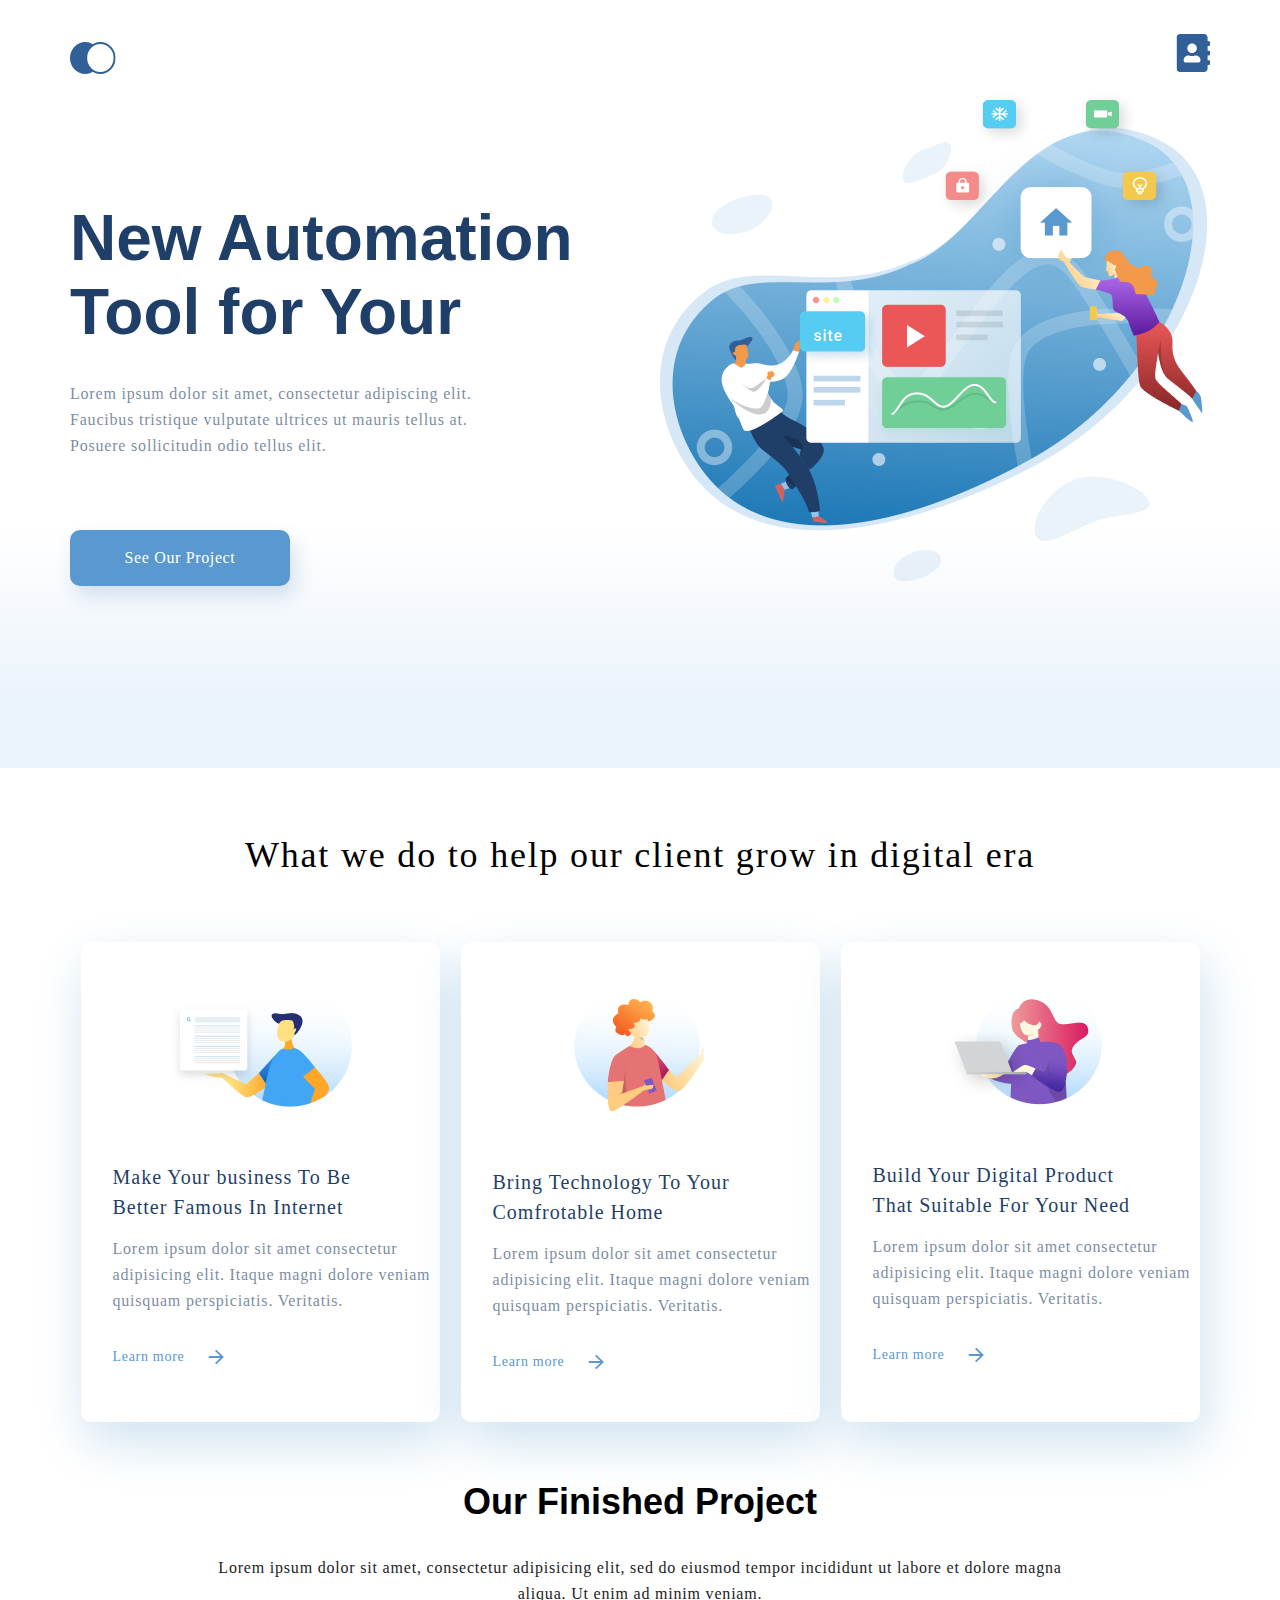
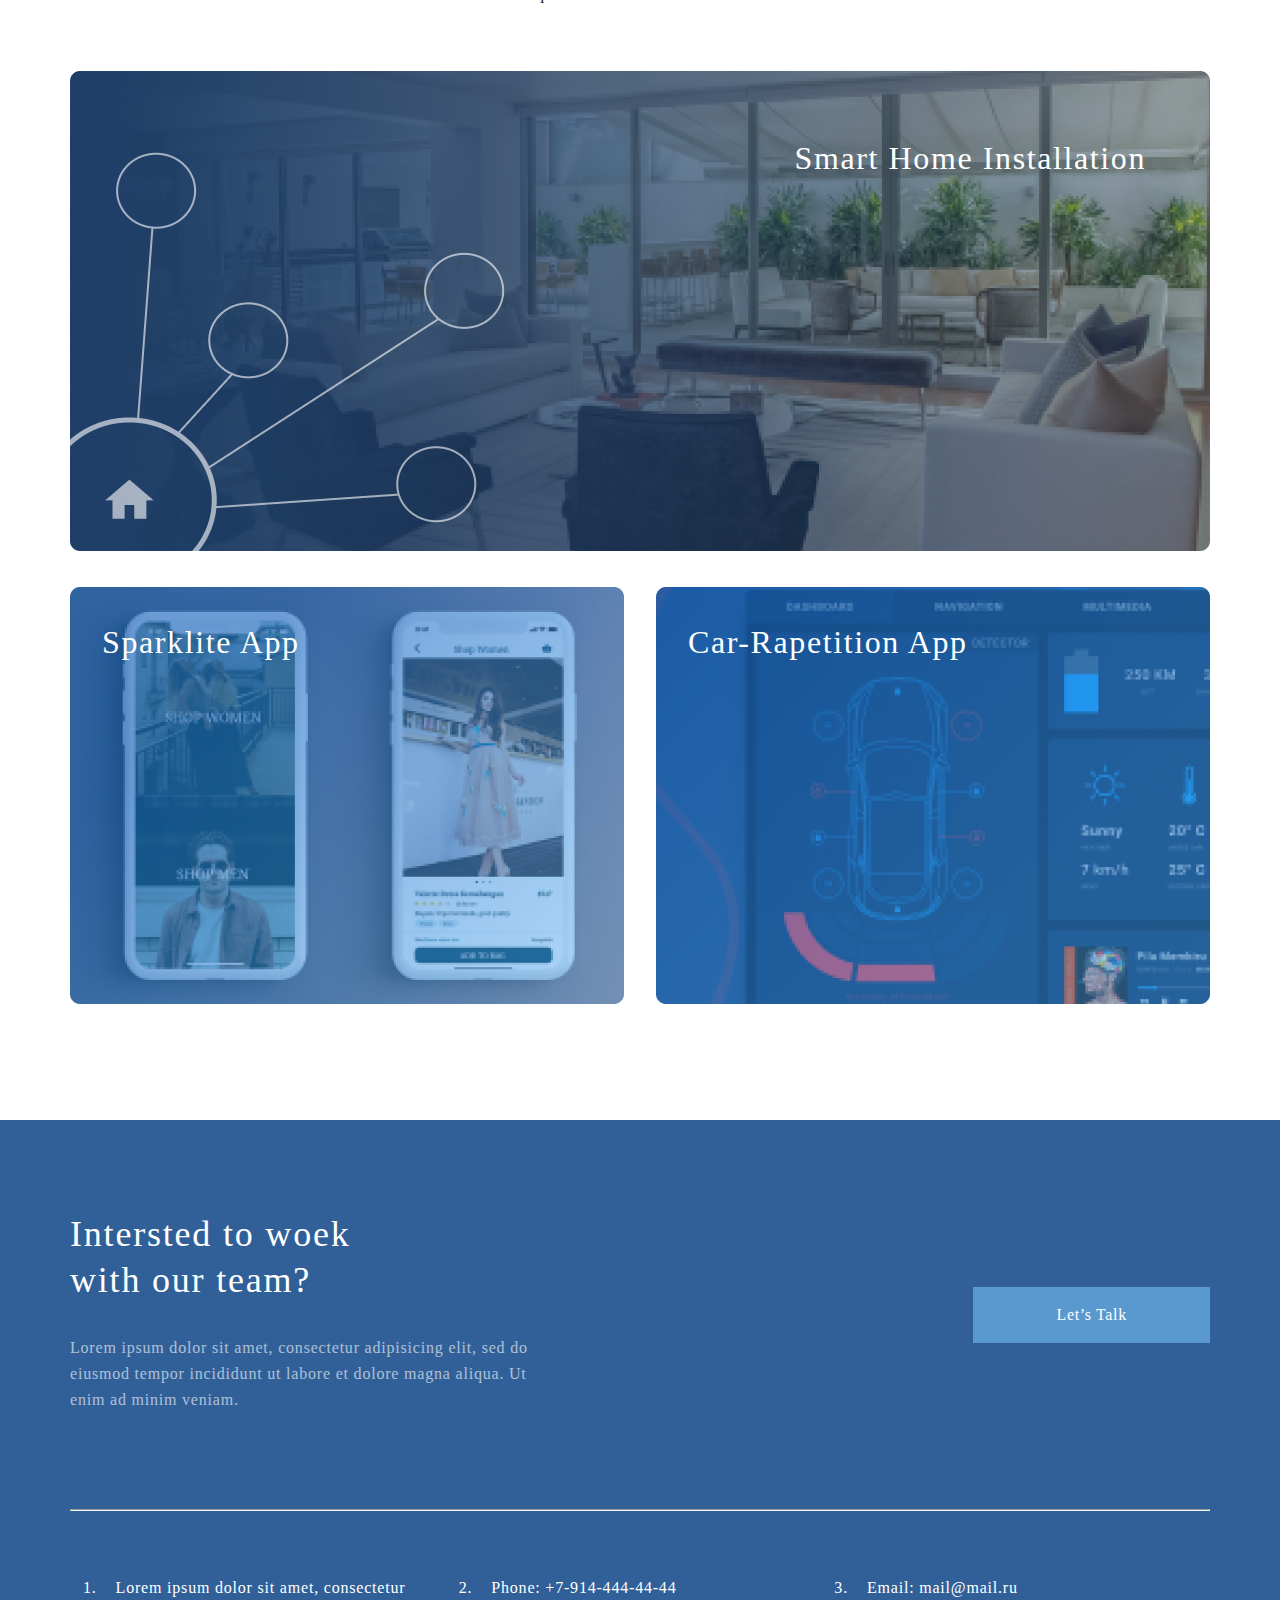
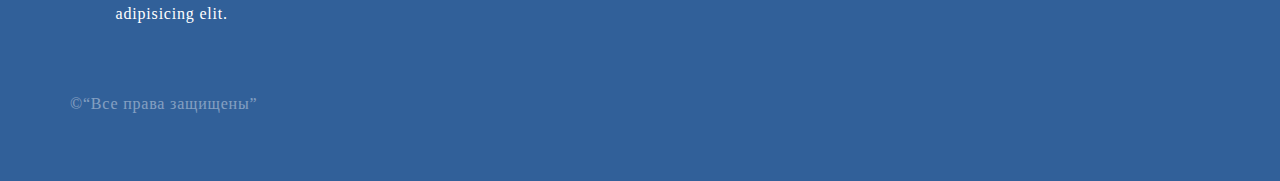
<file: index.html>
<!DOCTYPE html>
<html lang="en">

<head>
    <meta charset="UTF-8">
    <meta http-equiv="X-UA-Compatible" content="IE=edge">
    <meta name="viewport" content="width=device-width, initial-scale=1.0">
    <title>Магазин</title>
    <link rel="stylesheet" href="style.css">
</head>

<body>
    <div class="top">
        <div class="down">
            <div class="header">
                <div class="content container">
                    <div class="menu">
                        <a href="index.html"><img src="img/logo.svg" alt="logo"></a>
                        <a href="contacts.html"><img src="img/address-book-solid.svg" alt="address-book"></a>
                    </div>
                    <div class="text">
                        <h1 class="tema">New Automation Tool for Your</h1>
                        <p class="paragraf text__paragraf">Lorem ipsum dolor sit amet, consectetur adipiscing elit.
                            Faucibus
                            tristique
                            vulputate ultrices ut mauris tellus at. Posuere sollicitudin odio tellus elit.
                        </p>
                        <div class="button__project">
                            <input class="project" type="button" value="See Our Project">
                        </div>
                    </div>
                </div>
            </div>
            <div class="main">
                <div class="container">
                    <h3 class="level3 level3__main">What we do to help our client grow in digital era</h3>
                    <div class="slider">
                        <div class="business slide">
                            <div class="img__arrow">
                                <img src="img/1.png" alt="logo1">
                            </div>
                            <div class="main__box">
                                <h4 class="level4">Make Your business To Be Better Famous In Internet</h4>
                                <p class="paragraf text__main">Lorem ipsum dolor sit amet consectetur adipisicing elit.
                                    Itaque magni dolore veniam quisquam perspiciatis. Veritatis.
                                </p>
                                <div class="arrow">
                                    <p class="text__arrow">Learn more</p>
                                    <img src="img/Vector.svg" alt="arrow">
                                </div>
                            </div>
                        </div>
                        <div class="technology slide">
                            <div class="img__arrow">
                                <img src="img/2.png" alt="logo2">
                            </div>
                            <div class="main__box">
                                <h4 class="level4">Bring Technology To Your Comfrotable Home</h4>
                                <p class="paragraf text__main">Lorem ipsum dolor sit amet consectetur adipisicing elit.
                                    Itaque magni dolore veniam quisquam perspiciatis. Veritatis.
                                </p>
                                <div class="arrow">
                                    <p class="text__arrow">Learn more</p>
                                    <img src="img/Vector.svg" alt="arrow">
                                </div>
                            </div>
                        </div>
                        <div class="digital slide">
                            <div class="img__arrow">
                                <img src="img/3.png" alt="logo3">
                            </div>
                            <div class="main__box">
                                <h4 class="level4">Build Your Digital Product That Suitable For Your Need</h4>
                                <p class="paragraf text__main">Lorem ipsum dolor sit amet consectetur adipisicing elit.
                                    Itaque magni dolore veniam quisquam perspiciatis. Veritatis.
                                </p>
                                <div class="arrow">
                                    <p class="text__arrow">Learn more</p>
                                    <img src="img/Vector.svg" alt="arrow">
                                </div>
                            </div>
                        </div>
                    </div>
                </div>
            </div>
            <div class="finished container">
                <div class="text__container">
                    <h3 class="level3">Our Finished Project</h3>
                    <p class="text__finished">Lorem ipsum dolor sit amet, consectetur adipisicing elit, sed do eiusmod
                        tempor
                        incididunt ut labore et dolore magna aliqua. Ut enim ad minim veniam.
                    </p>
                    <div class="box__smarthome">
                        <img class="finished__img" src="img/Mask.png" alt="smart">
                        <p class="text__smarthome">Smart Home Installation</p>
                    </div>
                    <div class="box__app">
                        <div class="box__smarthome box_sparklite">
                            <img class="finished__img" src="img/APP.png" alt="app">
                            <p class="text__sparklite">Sparklite App</p>
                        </div>
                        <div class="box__smarthome">
                            <img class="finished__img" src="img/Car.png" alt="car">
                            <p class="text__car">Car-Rapetition App</p>
                        </div>
                    </div>
                </div>
            </div>
        </div>
        <div class="footer">
            <div class="container">
                <div class="title">
                    <div class="info__footer">
                        <h3 class="level3 level3__footer">Intersted to woek with our team?</h3>
                        <p class="paragraf text__footer">Lorem ipsum dolor sit amet, consectetur adipisicing elit, sed
                            do
                            eiusmod tempor
                            incididunt ut labore et dolore magna aliqua. Ut enim ad minim veniam.
                        </p>
                    </div>
                    <div class="talk">
                        <input class="Lets" type="button" value="Let’s Talk">
                    </div>
                </div>
                <hr>
                <div class="contact">
                    <ol class="contact__footer">
                        <li class="contact__info">Lorem ipsum dolor sit amet, consectetur adipisicing elit.</li>
                        <li class="contact__info"><a class="link" href="+7-914-444-44-44">Phone: +7-914-444-44-44</a>
                        </li>
                        <li class="contact__info"><a class="link" href="mail@mail.ru">Email: mail@mail.ru</a></li>
                    </ol>
                    <div class="rights">
                        <p class="paragraf_rights">&copy;“Все права защищены”</p>
                    </div>
                </div>
            </div>
        </div>
    </div>
</body>

</html>
</file>
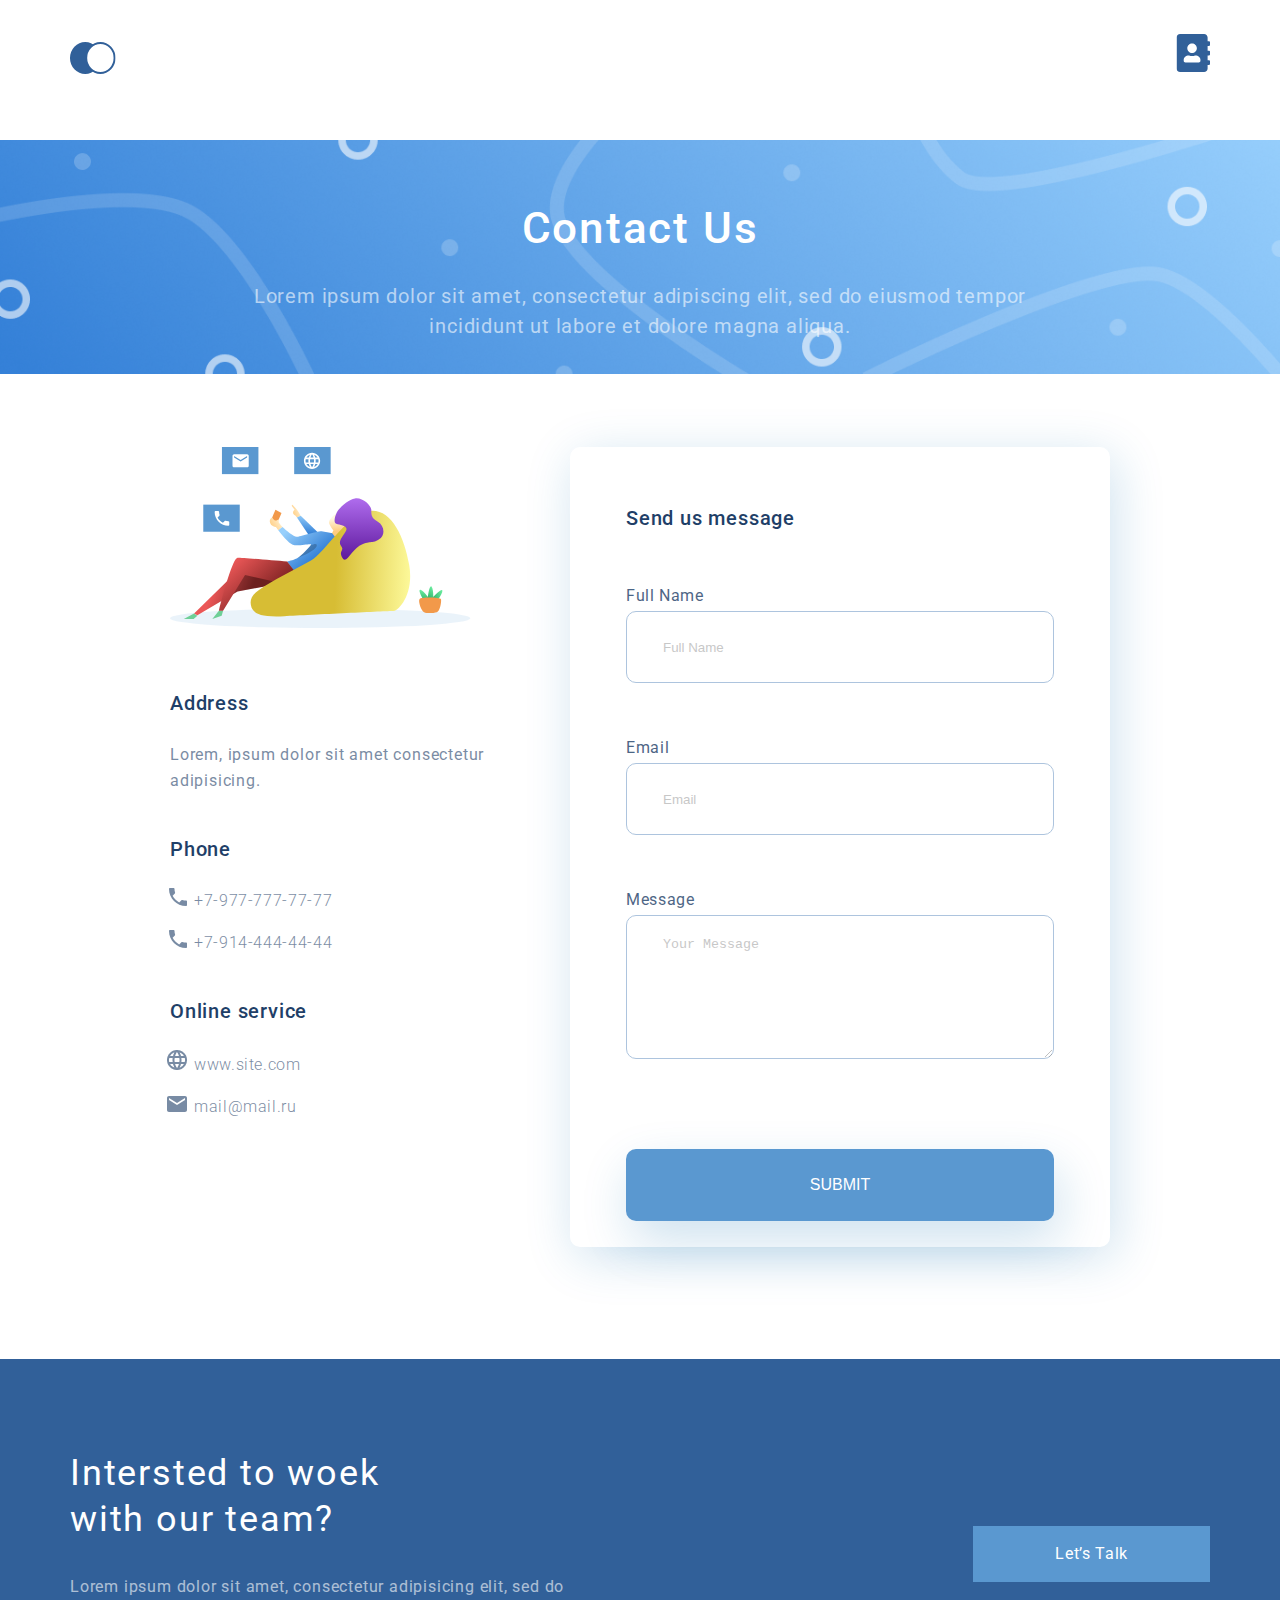
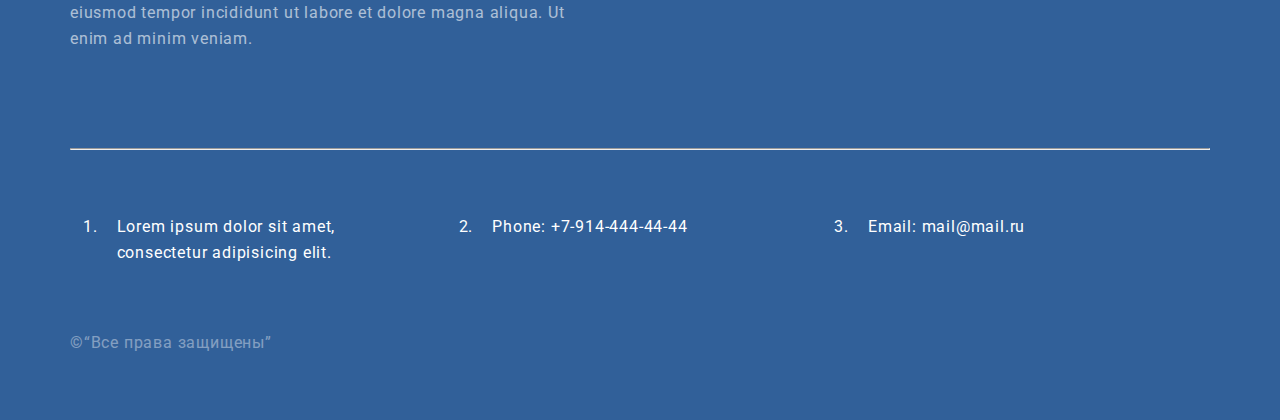
<file: contacts.html>
<!DOCTYPE html>
<html lang="en">

<head>
    <meta charset="UTF-8">
    <meta http-equiv="X-UA-Compatible" content="IE=edge">
    <meta name="viewport" content="width=device-width, initial-scale=1.0">
    <title>Магазин</title>
    <link rel="stylesheet" href="style.css">
    <link rel="preconnect" href="https://fonts.googleapis.com">
    <link rel="preconnect" href="https://fonts.gstatic.com" crossorigin>
    <link href="https://fonts.googleapis.com/css2?family=Roboto:wght@300;500&display=swap" rel="stylesheet">
</head>

<body>
    <div class="top">
        <div class="down">
            <div class="header__contact">
                <!--Шапка сайта-->
                <div class="menu container">
                    <a href="index.html"><img src="img/logo.svg" alt="logo"></a>
                    <a href="contacts.html"><img src="img/address-book-solid.svg" alt="address-book"></a>
                </div>
                <div class="contact__us">
                    <!--Заголовок Contact Us (h2)-->
                    <h2 class="heading">Contact Us</h2>
                    <!--Параграф с произвольным текстом не более 10 символов-->
                    <p class="paragraf__contact">Lorem ipsum dolor sit amet, consectetur adipiscing elit, sed do eiusmod
                        tempor
                        <br>
                        incididunt ut labore et dolore magna aliqua.
                    </p>
                </div>
            </div>
            <div class="content__contact container__contact">
                <div class="shell">
                    <div class="connection">
                        <div class="image">
                            <!--Произвольное изображение (не более 350px)-->
                            <img src="img/Group.svg" alt="1">
                        </div>
                        <!--Заголовок Address (h4)-->
                        <h4 class="heading__connection heading__connection-addres">Address</h4>
                        <!--Параграф с произвольным текстом не более 7 символов-->
                        <p class="paragraf text__connection">Lorem, ipsum dolor sit amet consectetur adipisicing.</p>
                        <div class="shell__phone">
                            <h4 class="heading__connection heading__connection-shell">Phone</h4>
                            <!--Список из 2х номеров телефонов-->
                            <ol class="contact__mini">
                                <li class="contact__phone">+7-977-777-77-77</li>
                                <li class="contact__phone contact__phone-two">+7-914-444-44-44</li>
                            </ol>
                        </div>
                        <!--Заголовок Phone (h4)-->
                        <!--Заголовок Online service (h4)-->
                        <h4 class="heading__connection heading__connection-shell">Online service</h4>
                        <!--Список из 2х ссылок на сайт и почту (произвольный адрес и номер телефона)-->
                        <ul class="contact__mini">
                            <li class="contact__site"><a class="online" href="site">www.site.com</a></li>
                            <li class="contact__email"><a class="online" href="mailto:mail@mail.ru">mail@mail.ru</a>
                            </li>
                        </ul>
                    </div>
                    <div class="feedback">
                        <!--Добавил форму для корректной работы-->
                        <form class="forma" action="#">
                            <div class="forma__feedback">
                                <!--Заголовок Send us message (h4)-->
                                <h4 class="level4 heading__feedback">Send us message</h4>
                                <!--Текст Full Name и текстовое поле ввода-->
                                <span class="fullname">
                                    Full Name
                                </span>
                                <input type="text" placeholder="Full Name" class="enter"><br>
                                <!--Текст Email и поле ввода почты-->
                                <span class="indent">
                                    Email
                                </span>
                                <input type="email" placeholder="Email" class="enter"><br>
                                <!--Текст Message и элемент textarea-->
                                <span class="indent">
                                    Message
                                </span>
                                <textarea name="" id="" placeholder="Your Message" cols="30" rows="10"
                                    class="enter__message"></textarea><br>
                                <!--Кнопка отправки с текстом submit-->
                                <button type="submit" class="send">submit</button>
                            </div>
                        </form>
                    </div>
                </div>
            </div>
            <div class="map container__contact">
                <!--Интерактивная яндекс карта-->
                <script type="text/javascript" charset="utf-8" async
                    src="https://api-maps.yandex.ru/services/constructor/1.0/js/?um=constructor%3A654456c1dce131f35e419f3319db24db573fbd119334638199a67bcba62fab69&amp;height=450&amp;lang=ru_RU&amp;scroll=true"></script>
            </div>
        </div>
        <div class="footer">
            <div class="container">
                <div class="title">
                    <div class="info__footer">
                        <h3 class="level3 level3__footer">Intersted to woek with our team?</h3>
                        <p class="paragraf text__footer">Lorem ipsum dolor sit amet, consectetur adipisicing elit, sed
                            do
                            eiusmod tempor
                            incididunt ut labore et dolore magna aliqua. Ut enim ad minim veniam.
                        </p>
                    </div>
                    <div class="talk">
                        <input class="Lets" type="button" value="Let’s Talk">
                    </div>
                </div>
                <hr>
                <div class="contact">
                    <ol class="contact__footer">
                        <li class="contact__info">Lorem ipsum dolor sit amet, consectetur adipisicing elit.</li>
                        <li class="contact__info"><a class="link" href="+7-914-444-44-44">Phone: +7-914-444-44-44</a>
                        </li>
                        <li class="contact__info"><a class="link" href="mail@mail.ru">Email: mail@mail.ru</a></li>
                    </ol>
                    <div class="rights">
                        <p class="paragraf_rights">&copy;“Все права защищены”</p>
                    </div>
                </div>
            </div>
        </div>
    </div>
</body>

</html>
</file>
<file: style.css>
* {
  margin: 0;
  padding: 0;
}

body {
  font-family: sans-serif;
}

.container {
  max-width: 1140px;
  margin: 0 auto;
}

.container__contact {
  max-width: 940px;
  margin: 0 auto;
}

.top {
  min-height: 100vh;
  display: -webkit-box;
  display: -ms-flexbox;
  display: flex;
  -webkit-box-orient: vertical;
  -webkit-box-direction: normal;
      -ms-flex-direction: column;
          flex-direction: column;
}

.down {
  -webkit-box-flex: 1;
      -ms-flex-positive: 1;
          flex-grow: 1;
}

.header {
  min-height: 768px;
  background: -webkit-gradient(linear, left bottom, left top, color-stop(8.84%, #EBF3FB), color-stop(31.12%, rgba(152, 195, 232, 0)));
  background: linear-gradient(0deg, #EBF3FB 8.84%, rgba(152, 195, 232, 0) 31.12%);
}

.heading {
  font-family: Roboto;
  font-style: normal;
  font-weight: 500;
  font-size: 44px;
  line-height: 74px;
  letter-spacing: 0.04em;
  color: #FFFFFF;
  padding-top: 51px;
}

.paragraf__contact {
  font-family: Roboto;
  font-style: normal;
  font-weight: normal;
  font-size: 20px;
  line-height: 30px;
  letter-spacing: 0.04em;
  color: rgba(255, 255, 255, 0.6);
  padding-top: 16px;
}

.forma {
  background: #FFFFFF;
  -webkit-box-shadow: 5px 10px 50px rgba(16, 112, 177, 0.2);
          box-shadow: 5px 10px 50px rgba(16, 112, 177, 0.2);
  border-radius: 10px;
  width: 540px;
  height: 800px;
}

.content {
  display: -webkit-box;
  display: -ms-flexbox;
  display: flex;
  -webkit-box-orient: vertical;
  -webkit-box-direction: normal;
      -ms-flex-direction: column;
          flex-direction: column;
  height: 100%;
}

.menu {
  display: -webkit-box;
  display: -ms-flexbox;
  display: flex;
  -webkit-box-pack: justify;
      -ms-flex-pack: justify;
          justify-content: space-between;
  padding-top: 34px;
}

.text__paragraf {
  width: 425px;
}

.button__project {
  padding-top: 71px;
}

.project {
  width: 220px;
  height: 56px;
  background: #5A98D0;
  -webkit-box-shadow: 5px 10px 20px rgba(53, 110, 173, 0.2);
          box-shadow: 5px 10px 20px rgba(53, 110, 173, 0.2);
  border-radius: 10px;
  font-family: Roboto;
  font-style: normal;
  font-weight: normal;
  font-size: 16px;
  line-height: 26px;
  text-align: center;
  letter-spacing: 0.04em;
  color: #FFFFFF;
  border: none;
  cursor: pointer;
}

.paragraf {
  font-family: Roboto;
  font-style: normal;
  font-weight: normal;
  font-size: 16px;
  line-height: 26px;
  letter-spacing: 0.05em;
  color: #1F3F68;
  opacity: 0.6;
}

.text {
  padding-top: 115px;
  -webkit-box-flex: 1;
      -ms-flex-positive: 1;
          flex-grow: 1;
  background-image: url(img/illustration.png);
  background-repeat: no-repeat;
  background-position: right center;
}

.tema {
  font-size: 64px;
  color: #1F3F68;
  width: 504px;
  margin-bottom: 32px;
}

.main {
  min-height: 713px;
}

.level3__main {
  padding-top: 64px;
  font-family: Roboto;
  font-style: normal;
  font-weight: 300;
  font-size: 36px;
  line-height: 46px;
  text-align: center;
  letter-spacing: 0.05em;
  color: #000000;
}

.slider {
  display: -webkit-box;
  display: -ms-flexbox;
  display: flex;
  -ms-flex-pack: distribute;
      justify-content: space-around;
  padding-top: 64px;
}

.img__arrow {
  text-align: center;
  margin-top: 43px;
}

.slide {
  width: 359px;
  height: 480.13px;
  background: #FFFFFF;
  -webkit-box-shadow: 5px 20px 50px rgba(16, 112, 177, 0.2);
          box-shadow: 5px 20px 50px rgba(16, 112, 177, 0.2);
  border-radius: 10px;
}

.main__box {
  margin-left: 32px;
  text-align: left;
}

.text__arrow {
  font-family: Roboto;
  font-style: normal;
  font-weight: normal;
  font-size: 14px;
  line-height: 30px;
  letter-spacing: 0.05em;
  color: #5A98D0;
  margin-right: 24px;
  cursor: pointer;
}

.text__arrow:hover {
  text-decoration: underline;
  color: #4f94cf;
}

.arrow {
  display: -webkit-box;
  display: -ms-flexbox;
  display: flex;
  margin-top: 28px;
}

.heading {
  font-weight: 500;
  font-size: 44px;
  text-align: center;
}

.shell {
  display: -webkit-box;
  display: -ms-flexbox;
  display: flex;
  -ms-flex-pack: distribute;
      justify-content: space-around;
}

.level3 {
  font-size: 36px;
  text-align: center;
}

.level4 {
  font-family: Roboto;
  font-style: normal;
  font-weight: normal;
  font-size: 20px;
  line-height: 30px;
  letter-spacing: 0.05em;
  color: #1F3F68;
  width: 283px;
  padding-top: 51px;
}

.text__main {
  padding-top: 14px;
}

.finished {
  max-height: 1235px;
}

.finished__img {
  width: 100%;
}

.box__smarthome {
  position: relative;
  -webkit-box-flex: 1;
      -ms-flex-positive: 1;
          flex-grow: 1;
}

.text__smarthome {
  font-family: Roboto;
  font-style: normal;
  font-weight: normal;
  font-size: 32px;
  line-height: 46px;
  text-align: right;
  letter-spacing: 0.05em;
  color: #FFFFFF;
  position: absolute;
  top: 64px;
  right: 64px;
}

.box__app {
  display: -webkit-box;
  display: -ms-flexbox;
  display: flex;
  -webkit-box-pack: justify;
      -ms-flex-pack: justify;
          justify-content: space-between;
  margin-top: 32px;
  margin-bottom: 112px;
}

.text__sparklite {
  font-family: Roboto;
  font-style: normal;
  font-weight: normal;
  font-size: 32px;
  line-height: 46px;
  text-align: right;
  letter-spacing: 0.05em;
  color: #FFFFFF;
  position: absolute;
  top: 32px;
  left: 32px;
}

.box_sparklite {
  margin-right: 32px;
}

.text__car {
  font-family: Roboto;
  font-style: normal;
  font-weight: normal;
  font-size: 32px;
  line-height: 46px;
  text-align: right;
  letter-spacing: 0.05em;
  color: #FFFFFF;
  position: absolute;
  top: 32px;
  left: 32px;
}

.text__finished {
  width: 75%;
  font-family: Roboto;
  font-style: normal;
  font-weight: normal;
  font-size: 16px;
  line-height: 26px;
  text-align: center;
  letter-spacing: 0.05em;
  color: #222222;
  margin: 32px auto 64px;
}

.footer {
  min-height: 657px;
  background: #316099;
}

.title {
  display: -webkit-box;
  display: -ms-flexbox;
  display: flex;
  -webkit-box-align: center;
      -ms-flex-align: center;
          align-items: center;
  -webkit-box-pack: justify;
      -ms-flex-pack: justify;
          justify-content: space-between;
}

.info__footer {
  width: 495px;
}

.level3__footer {
  width: 340px;
  padding-top: 91px;
  text-align: start;
  font-family: Roboto;
  font-style: normal;
  font-weight: normal;
  font-size: 36px;
  line-height: 46px;
  letter-spacing: 0.05em;
  color: #FFFFFF;
}

.text__footer {
  font-family: Roboto;
  font-style: normal;
  font-weight: normal;
  font-size: 16px;
  line-height: 26px;
  letter-spacing: 0.05em;
  color: #FFFFFF;
  opacity: 0.6;
  margin-top: 32px;
  margin-bottom: 96px;
}

.Lets {
  width: 236.63px;
  height: 56px;
  background: #5A98D0;
  font-family: Roboto;
  font-style: normal;
  font-weight: normal;
  font-size: 16px;
  line-height: 26px;
  text-align: center;
  letter-spacing: 0.04em;
  color: #FFFFFF;
  border: none;
  cursor: pointer;
}

.contact__footer {
  display: -webkit-box;
  display: -ms-flexbox;
  display: flex;
  -webkit-box-pack: justify;
      -ms-flex-pack: justify;
          justify-content: space-between;
  font-family: Roboto;
  font-style: normal;
  font-weight: normal;
  font-size: 16px;
  line-height: 26px;
  letter-spacing: 0.05em;
  color: #FFFFFF;
  margin-top: 64px;
  margin-left: 13px;
}

.rights {
  font-family: Roboto;
  font-style: normal;
  font-weight: normal;
  font-size: 16px;
  line-height: 26px;
  letter-spacing: 0.05em;
  color: #FFFFFF;
  opacity: 0.4;
  margin-top: 64px;
  margin-bottom: 64px;
}

.contact__info {
  -webkit-box-flex: 1;
      -ms-flex-positive: 1;
          flex-grow: 1;
  -ms-flex-preferred-size: 33.3333%;
      flex-basis: 33.3333%;
  list-style-type: none;
  margin-right: 32px;
  display: -webkit-box;
  display: -ms-flexbox;
  display: flex;
}

.contact__info:first-child::before {
  content: '1. ';
  display: block;
  margin-right: 19px;
}

.contact__info:nth-child(2)::before {
  content: '2. ';
  display: block;
  margin-right: 19px;
}

.contact__info:last-child::before {
  content: '3. ';
  display: block;
  margin-right: 19px;
}

.link {
  text-decoration: none;
  color: #FFFFFF;
}

.link:hover {
  text-decoration: underline;
  color: #001aff;
}

/*Contact page*/
.header__contact {
  min-height: 379px;
}

.contact__us {
  background-image: url(img/Contacts.png);
  height: 250px;
  text-align: center;
  background-repeat: no-repeat;
  background-size: 100%;
  margin-top: 54px;
}

.shell {
  margin-top: 57px;
}

.map {
  margin-top: 96px;
  margin-bottom: 112px;
}

.forma__feedback {
  display: -webkit-box;
  display: -ms-flexbox;
  display: flex;
  -webkit-box-orient: vertical;
  -webkit-box-direction: normal;
      -ms-flex-direction: column;
          flex-direction: column;
  -webkit-box-align: start;
      -ms-flex-align: start;
          align-items: flex-start;
  height: 800px;
  margin-left: 56px;
}

.heading__feedback {
  font-weight: 500;
  letter-spacing: 0.04em;
  color: #1F3F68;
  padding-top: 56px;
}

.enter {
  border: 1px solid #356EAD;
  -webkit-box-sizing: border-box;
          box-sizing: border-box;
  border-radius: 10px;
  opacity: 0.4;
  width: 428px;
  height: 72px;
  padding-left: 36px;
}

.heading__connection {
  font-family: Roboto;
  font-style: normal;
  font-weight: 500;
  font-size: 20px;
  line-height: 30px;
  letter-spacing: 0.04em;
  color: #1F3F68;
}

.heading__connection-addres {
  margin-top: 56px;
}

.heading__connection-shell {
  margin-top: 40px;
}

.fullname {
  margin-top: 48px;
  font-family: Roboto;
  font-style: normal;
  font-weight: normal;
  font-size: 16px;
  line-height: 30px;
  letter-spacing: 0.04em;
  color: #1F3F68;
  opacity: 0.8;
}

.indent {
  margin-top: 32px;
  font-family: Roboto;
  font-style: normal;
  font-weight: normal;
  font-size: 16px;
  line-height: 30px;
  letter-spacing: 0.04em;
  color: #1F3F68;
  opacity: 0.8;
}

.enter__message {
  border: 1px solid #356EAD;
  -webkit-box-sizing: border-box;
          box-sizing: border-box;
  border-radius: 10px;
  opacity: 0.4;
  width: 428px;
  height: 144px;
  padding-left: 36px;
  padding-top: 21px;
}

.send {
  background: #5A98D0;
  -webkit-box-shadow: 5px 20px 50px rgba(16, 112, 177, 0.2);
          box-shadow: 5px 20px 50px rgba(16, 112, 177, 0.2);
  border-radius: 10px;
  font-weight: 500;
  font-size: 16px;
  line-height: 26px;
  text-align: center;
  color: #FFFFFF;
  text-transform: uppercase;
  width: 428px;
  height: 72px;
  margin-top: 72px;
  border: none;
}

.send:hover {
  -webkit-box-shadow: 5px 18px 45px rgba(16, 112, 177, 0.4);
          box-shadow: 5px 18px 45px rgba(16, 112, 177, 0.4);
}

.text__connection {
  margin-top: 24px;
}

.contact__mini {
  list-style-type: none;
  font-family: Roboto;
  font-style: normal;
  font-weight: 300;
  font-size: 16px;
  line-height: 26px;
  letter-spacing: 0.04em;
  color: #1F3F68;
  opacity: 0.6;
  padding-left: 24px;
}

.contact__phone {
  list-style-image: url(img/phone.svg);
  margin-top: 24px;
}

.contact__phone-two {
  margin-top: 16px;
}

.online {
  text-decoration: none;
  color: #1F3F68;
}

.contact__site {
  list-style-image: url(img/globus.png);
  margin-top: 24px;
}

.contact__email {
  list-style-image: url(img/mail.svg);
  margin-top: 16px;
}

.online:hover {
  text-decoration: underline;
  color: #001aff;
}

@media (max-width: 1024px) {
  .container {
    padding-left: 32px;
    padding-right: 32px;
  }
  .text {
    background-position: right center;
    background-size: 44%;
  }
  .slider {
    -webkit-box-align: center;
        -ms-flex-align: center;
            align-items: center;
    -webkit-box-orient: vertical;
    -webkit-box-direction: normal;
        -ms-flex-direction: column;
            flex-direction: column;
  }
  .slide {
    margin-bottom: 32px;
  }
  .finished {
    margin-top: 127px;
    margin-bottom: 109px;
  }
  .footer {
    min-height: 644px;
  }
  .info__footer {
    width: 336px;
  }
  .title {
    -ms-flex-pack: distribute;
        justify-content: space-around;
    margin-left: 45px;
  }
  .Lets {
    width: 133px;
    height: 31px;
    margin-right: 124px;
  }
  .contact__footer {
    -webkit-box-orient: vertical;
    -webkit-box-direction: normal;
        -ms-flex-direction: column;
            flex-direction: column;
    margin-left: 124px;
  }
  .contact__info {
    margin-bottom: 25px;
  }
  .contact__info:first-child::before {
    margin-right: 27px;
  }
  .contact__info:nth-child(2)::before {
    margin-right: 27px;
  }
  .contact__info:last-child::before {
    margin-right: 27px;
  }
  .rights {
    margin-left: 124px;
    margin-bottom: 64px;
  }
  /*CONTACT PAGE*/
  .contact__us {
    background-size: cover;
  }
  .paragraf__contact {
    width: 520px;
    margin: 0 auto;
  }
  .shell {
    -webkit-box-orient: vertical;
    -webkit-box-direction: normal;
        -ms-flex-direction: column;
            flex-direction: column;
    -webkit-box-align: center;
        -ms-flex-align: center;
            align-items: center;
  }
  .forma {
    margin-top: 64px;
  }
  .container__contact {
    max-width: none;
  }
  .forma__feedback {
    width: 520px;
    height: 780px;
  }
  .enter {
    width: 412px;
    height: 70px;
  }
  .enter__message {
    width: 412px;
    height: 140px;
  }
  .send {
    width: 412px;
    height: 70px;
  }
}

@media (max-width: 667px) {
  .header {
    min-height: 376px;
    padding-bottom: 41px;
    -webkit-box-sizing: border-box;
            box-sizing: border-box;
  }
  .text {
    padding-top: 28px;
    display: -webkit-box;
    display: -ms-flexbox;
    display: flex;
    -webkit-box-orient: vertical;
    -webkit-box-direction: normal;
        -ms-flex-direction: column;
            flex-direction: column;
    -webkit-box-align: center;
        -ms-flex-align: center;
            align-items: center;
    background-image: none;
  }
  .tema {
    font-size: 32px;
    line-height: 37px;
    margin-bottom: 12px;
    width: 100%;
    text-align: center;
  }
  .text__paragraf {
    width: 100%;
    text-align: center;
  }
  .project {
    width: 108px;
    height: 27px;
    font-size: 12px;
    line-height: 26px;
  }
  .button__project {
    padding-top: 32px;
  }
  .level3__main {
    font-size: 24px;
    line-height: 28px;
    padding-top: 48px;
  }
  .slider {
    padding-top: 32px;
  }
  .slide {
    width: 100%;
  }
  .finished {
    margin-bottom: 64px;
  }
  .text__finished {
    width: 100%;
  }
  .text__smarthome {
    font-size: 16px;
    line-height: 19px;
    top: 16px;
    right: 16px;
  }
  .text__sparklite {
    font-size: 16px;
    line-height: 19px;
    top: 16px;
    left: 16px;
  }
  .text__car {
    font-size: 16px;
    line-height: 19px;
    top: 16px;
    left: 16px;
  }
  .box__app {
    -webkit-box-orient: vertical;
    -webkit-box-direction: normal;
        -ms-flex-direction: column;
            flex-direction: column;
    margin-top: 16px;
  }
  .box_sparklite {
    margin-right: 0;
    margin-bottom: 16px;
  }
  .contact__footer {
    list-style: none;
    margin-left: 0;
  }
  .contact__info {
    margin-bottom: 17px;
    line-height: 19px;
  }
  .title {
    -webkit-box-orient: vertical;
    -webkit-box-direction: normal;
        -ms-flex-direction: column;
            flex-direction: column;
    text-align: center;
    margin-bottom: 40px;
    margin-left: 0;
  }
  .Lets {
    width: 108px;
    height: 31px;
    margin-right: 0;
  }
  .level3__footer {
    font-size: 24px;
    line-height: 28px;
    margin: 18px 16px auto;
  }
  .rights {
    margin-left: 60px;
  }
  /*CONTACT PAGE*/
  .heading {
    font-size: 24px;
    line-height: 28px;
  }
  .paragraf__contact {
    font-size: 16px;
    line-height: 30px;
    width: 341px;
  }
  .connection {
    width: 342px;
    margin-left: 40px;
  }
  .forma {
    width: 342px;
    height: 514px;
    margin-left: 17px;
    margin-top: 32px;
  }
  .forma__feedback {
    width: 305px;
    height: 514px;
    margin-left: 36px;
  }
  .heading__feedback {
    padding-top: 36px;
    font-size: 16px;
    line-height: 30px;
  }
  .enter {
    width: 271px;
    height: 46px;
    padding-left: 23px;
  }
  .enter__message {
    width: 270px;
    height: 92px;
    padding-left: 23px;
    padding-top: 13px;
  }
  .send {
    width: 271px;
    height: 46px;
    margin-bottom: 36px;
    margin-top: 7px;
  }
  .fullname {
    margin-top: 31px;
    font-size: 14px;
  }
  .indent {
    margin: 0;
    font-size: 14px;
  }
}
/*# sourceMappingURL=style.css.map */
</file>
